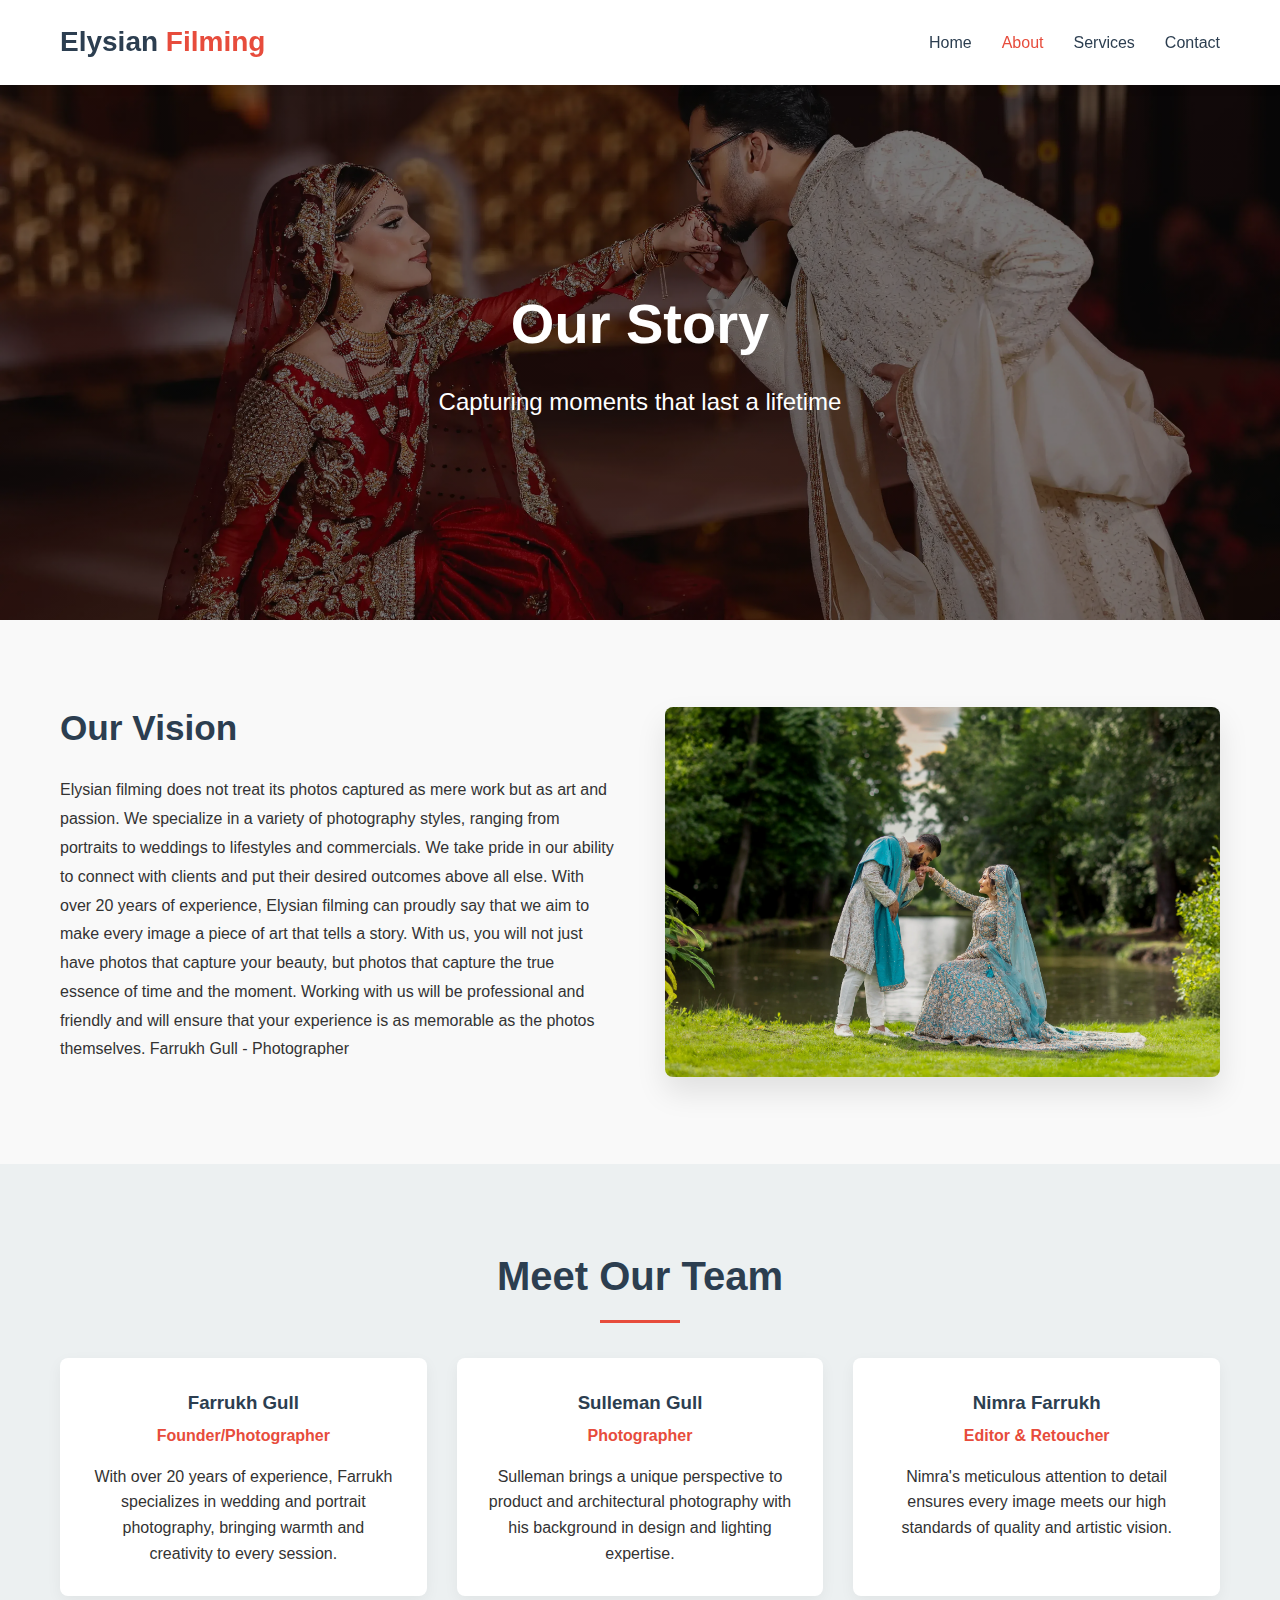
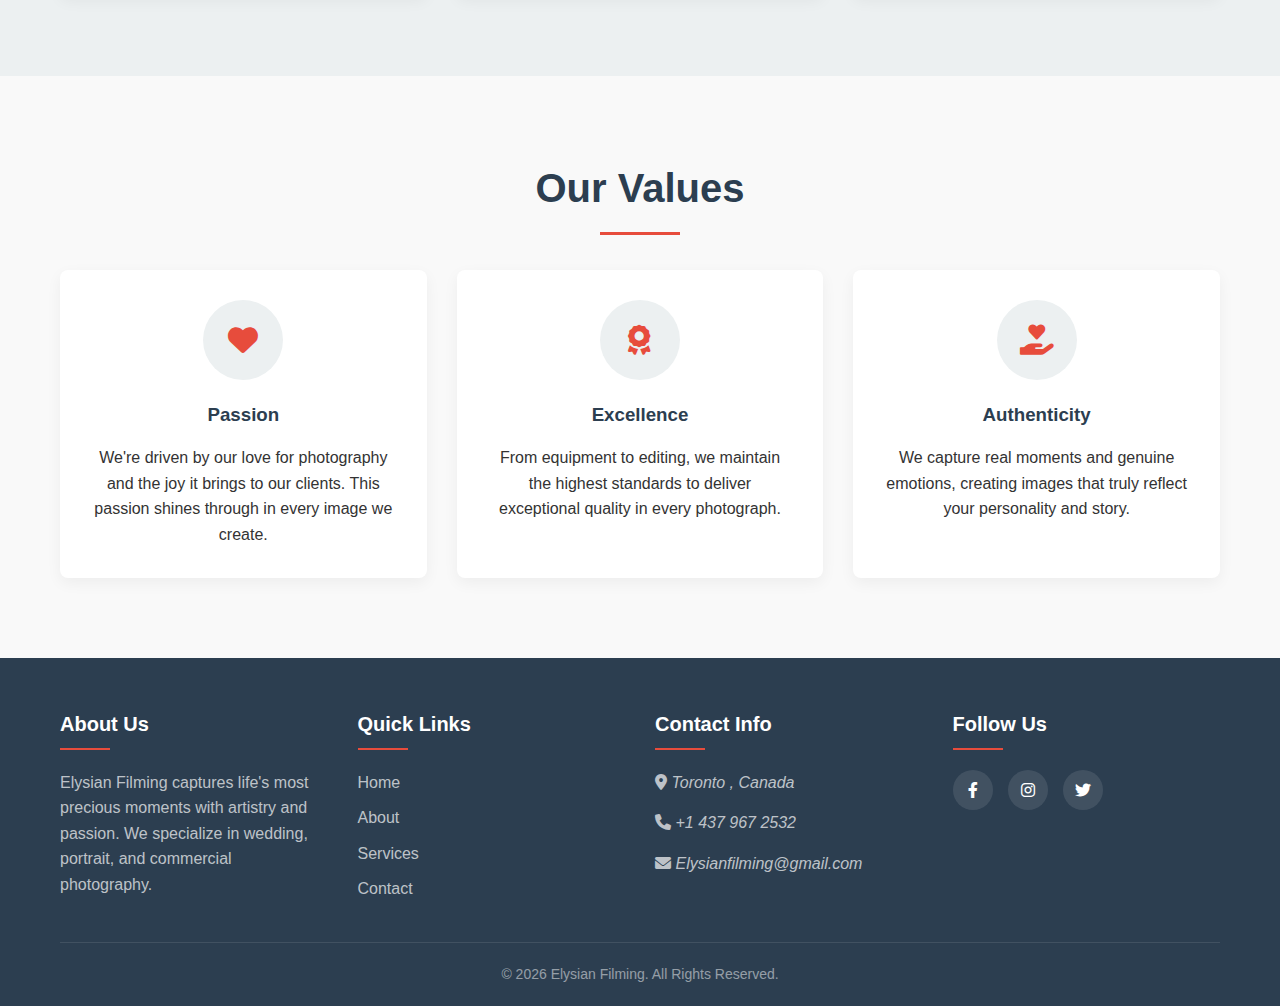
<file: about.html>
<!DOCTYPE html>
<html lang="en">
<head>
    <meta charset="UTF-8">
    <meta name="viewport" content="width=device-width, initial-scale=1.0">
    <meta name="description" content="Learn about Elysian Filming - Our story, philosophy, and the team behind the lens capturing your precious moments.">
    <meta name="keywords" content="about Elysian Filming, photography team, photographer bio, our story">
    <meta name="author" content="Elysian Filming">
    <meta property="og:title" content="About Elysian Filming - Our Photography Story">
    <meta property="og:description" content="Learn about our passion for capturing life's precious moments.">
    <meta property="og:type" content="website">
    <title>About Elysian Filming - Our Photography Story</title>
    <link rel="stylesheet" href="https://cdnjs.cloudflare.com/ajax/libs/font-awesome/6.0.0-beta3/css/all.min.css">
    <link rel="stylesheet" href="./css/style.css">
    <link rel="stylesheet" href="./css/about.css">
    <link rel="icon" href="images/favicon.ico" type="image/x-icon">
</head>
<body>
    <a href="#main-content" class="skip-link">Skip to main content</a>
    <header>
        <div class="container">
            <nav class="navbar" aria-label="Main navigation">
                <a href="index.html" class="logo">Elysian <span>Filming</span></a>
                <ul class="nav-links">
                    <li><a href="index.html">Home</a></li>
                    <li><a href="about.html" class="current">About</a></li>
                    <li><a href="services.html">Services</a></li>
                    <li><a href="contact.html">Contact</a></li>
                </ul>
                <button class="hamburger" aria-label="Menu" aria-expanded="false">
                    <i class="fas fa-bars"></i>
                </button>
            </nav>
        </div>
    </header>

    <main id="main-content">
        <section class="about-hero" aria-labelledby="about-heading">
            <div class="container">
                <h1 id="about-heading">Our Story</h1>
                <p class="subtitle">Capturing moments that last a lifetime</p>
            </div>
        </section>

        <section class="about-content" aria-labelledby="philosophy-heading">
            <div class="container">
                <div class="about-grid">
                    <div class="about-text">
                        <h2 id="philosophy-heading">Our Vision</h2>
                        <p>Elysian filming does not treat its photos captured as mere work but as art and passion. We specialize in a variety of photography styles, ranging from portraits to weddings to lifestyles and commercials. We take pride in our ability to connect with clients and put their desired outcomes above all else. With over 20 years of experience, Elysian filming can proudly say that we aim to make every image a piece of art that tells a story. With us, you will not just have photos that capture your beauty, but photos that capture the true essence of time and the moment.  Working with us will be professional and friendly and will ensure that your experience is as memorable as the photos themselves.
                            Farrukh Gull - Photographer</p>
                        <!-- <p>At Elysian Filming, we believe that photography is more than just taking pictures - it's about preserving emotions, telling stories, and creating timeless memories. Founded in 2015, our journey began with a simple passion for capturing authentic moments.</p>
                        <p>We approach every project with the same dedication and artistic vision, whether it's a wedding, portrait session, or commercial assignment. Our team of experienced photographers combines technical expertise with a keen eye for detail to deliver images that you'll cherish forever.</p>
                        <p>What sets us apart is our commitment to understanding your unique story and translating it into beautiful imagery. We don't just photograph events; we capture the feelings, the connections, and the magic of the moment.</p> -->
                    </div>
                    <div class="about-image">
                        <img src="./images/wedding.webp" alt="Photographer taking a picture" loading="lazy">
                        <!-- https://images.unsplash.com/photo-1554080353-a576cf803bda?ixlib=rb-1.2.1&auto=format&fit=crop&w=600&q=80 -->
                    </div>
                </div>
            </div>
        </section>

        <section class="team" aria-labelledby="team-heading">
            <div class="container">
                <h2 id="team-heading" class="section-title">Meet Our Team</h2>
                <div class="team-grid">
                    <div class="team-member">
                        <!-- <img src="#" alt="Farrukh Gull - Lead Photographer" loading="lazy"> -->
                        <h3>Farrukh Gull</h3>
                        <p class="position">Founder/Photographer</p>
                        <p>With over 20 years of experience, Farrukh specializes in wedding and portrait photography, bringing warmth and creativity to every session.</p>
                    </div>
                    <div class="team-member">
                        <!-- <img src="#" alt="Sulleman Gull - Photographer" loading="lazy"> -->
                        <h3>Sulleman Gull</h3>
                        <p class="position">Photographer</p>
                        <p>Sulleman brings a unique perspective to product and architectural photography with his background in design and lighting expertise.</p>
                    </div>
                    <div class="team-member">
                        <!-- <img src="#" alt="Nimra Farrukh - Editor & Retoucher" loading="lazy"> -->
                        <h3>Nimra Farrukh</h3>
                        <p class="position">Editor & Retoucher</p>
                        <p>Nimra's meticulous attention to detail ensures every image meets our high standards of quality and artistic vision.</p>
                    </div>
                </div>
            </div>
        </section>

        <section class="values" aria-labelledby="values-heading">
            <div class="container">
                <h2 id="values-heading" class="section-title">Our Values</h2>
                <div class="values-grid">
                    <div class="value-card">
                        <div class="value-icon">
                            <i class="fas fa-heart" aria-hidden="true"></i>
                        </div>
                        <h3>Passion</h3>
                        <p>We're driven by our love for photography and the joy it brings to our clients. This passion shines through in every image we create.</p>
                    </div>
                    <div class="value-card">
                        <div class="value-icon">
                            <i class="fas fa-award" aria-hidden="true"></i>
                        </div>
                        <h3>Excellence</h3>
                        <p>From equipment to editing, we maintain the highest standards to deliver exceptional quality in every photograph.</p>
                    </div>
                    <div class="value-card">
                        <div class="value-icon">
                            <i class="fas fa-hand-holding-heart" aria-hidden="true"></i>
                        </div>
                        <h3>Authenticity</h3>
                        <p>We capture real moments and genuine emotions, creating images that truly reflect your personality and story.</p>
                    </div>
                </div>
            </div>
        </section>
    </main>

    <footer>
        <div class="container">
            <div class="footer-content">
                <div class="footer-column">
                    <h3>About Us</h3>
                    <p>Elysian Filming captures life's most precious moments with artistry and passion. We specialize in wedding, portrait, and commercial photography.</p>
                </div>
                <div class="footer-column">
                    <h3>Quick Links</h3>
                    <ul>
                        <li><a href="index.html">Home</a></li>
                        <li><a href="about.html">About</a></li>
                        <li><a href="services.html">Services</a></li>
                        <li><a href="contact.html">Contact</a></li>
                    </ul>
                </div>
                <div class="footer-column">
                    <h3>Contact Info</h3>
                    <address>
                        <p><i class="fas fa-map-marker-alt"></i> Toronto , Canada</p>
                        <p><i class="fas fa-phone"></i> <a href="tel:+1 437 967 2532">+1 437 967 2532</a></p>
                        <p><i class="fas fa-envelope"></i> <a href="mailto:Elysianfilming@gmail.com">Elysianfilming@gmail.com</a></p>
                    </address>
                </div>
                <div class="footer-column">
                    <h3>Follow Us</h3>
                    <div class="social-links">
                        <a href="https://www.facebook.com/share/1CqvmRjtog/?mibextid=wwXIfr" aria-label="Facebook"><i class="fab fa-facebook-f"></i></a>
                        <a href="https://www.instagram.com/elysianfilming/?igsh=cHp2YWRmdnNleTBh#" aria-label="Instagram"><i class="fab fa-instagram"></i></a>
                        <a href="https://twitter.com" aria-label="Twitter"><i class="fab fa-twitter"></i></a>
                    </div>
                </div>
            </div>
            <div class="footer-bottom">
                <p>&copy; <span id="year"></span> Elysian Filming. All Rights Reserved.</p>
            </div>
        </div>
    </footer>

    <script>
        // Mobile menu toggle
        const hamburger = document.querySelector('.hamburger');
        const navLinks = document.querySelector('.nav-links');
        
        hamburger.addEventListener('click', () => {
            const isExpanded = hamburger.getAttribute('aria-expanded') === 'true';
            hamburger.setAttribute('aria-expanded', !isExpanded);
            navLinks.classList.toggle('active');
        });

        // Set current year in footer
        document.getElementById('year').textContent = new Date().getFullYear();
    </script>
</body>
</html>
</file>
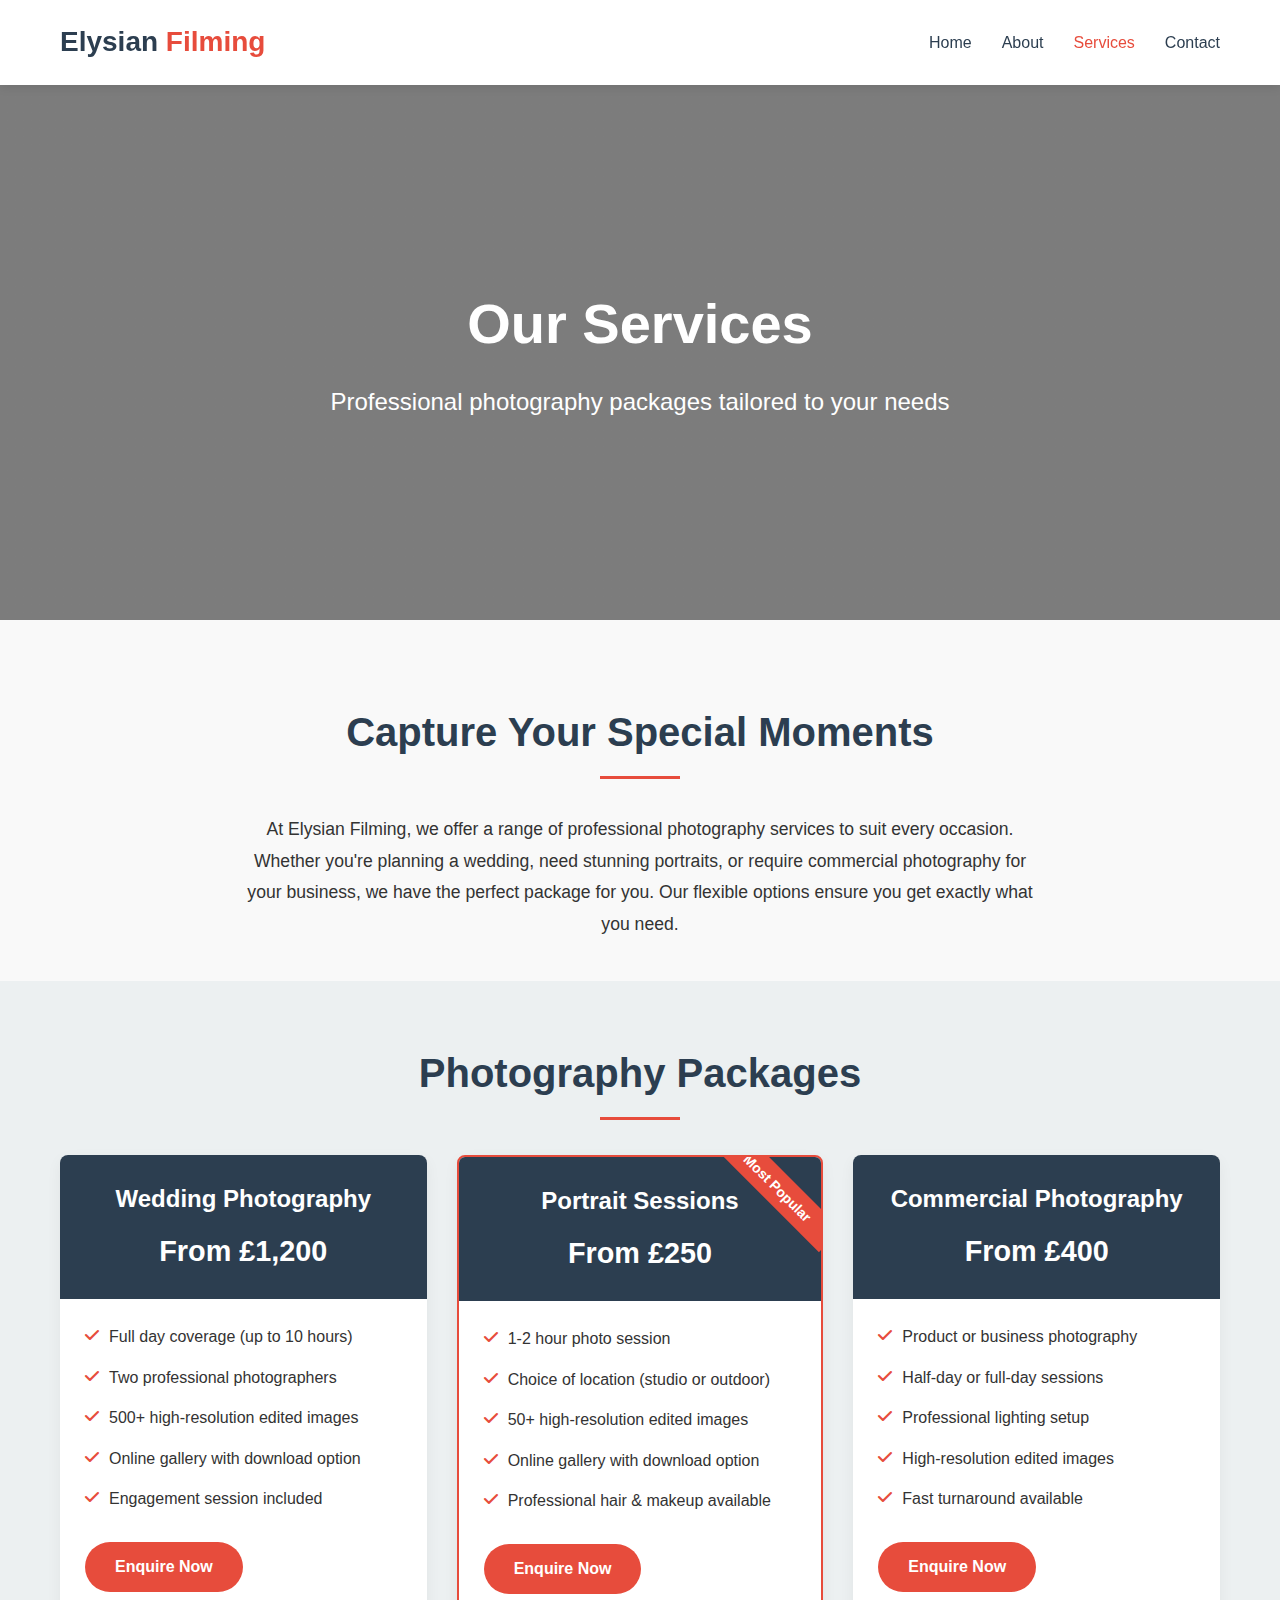
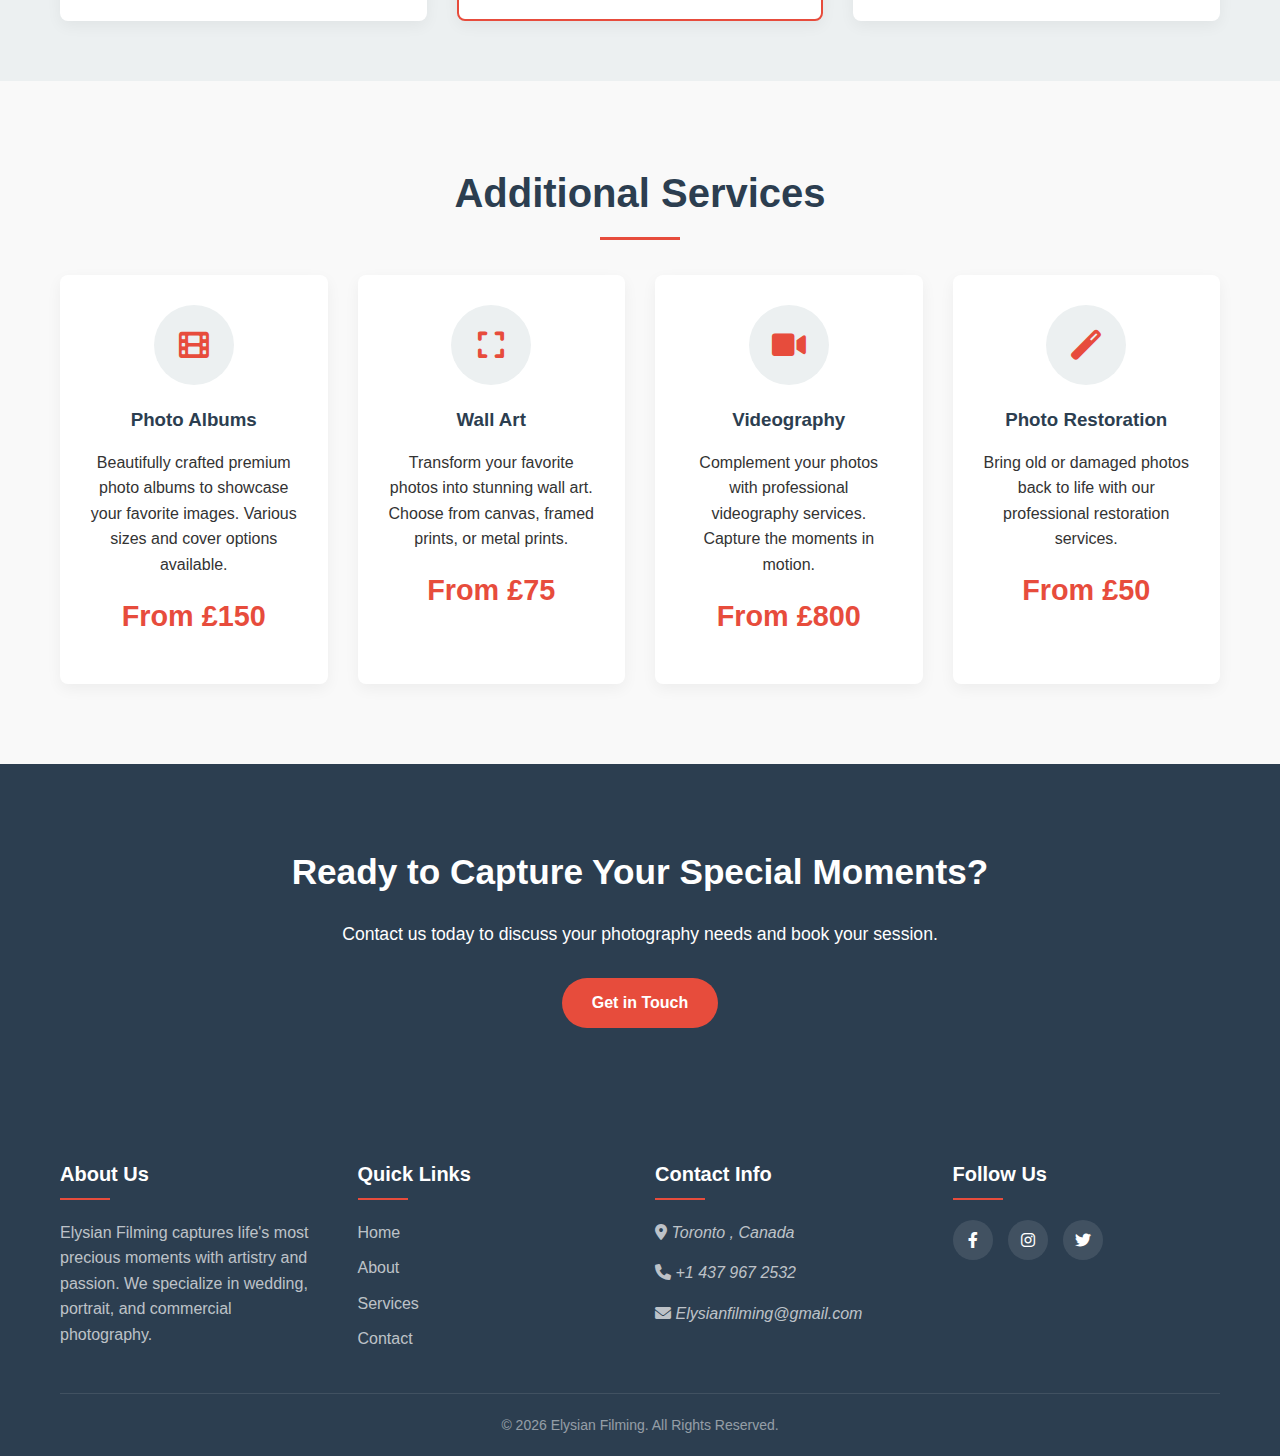
<file: services.html>
<!DOCTYPE html>
<html lang="en">
<head>
    <meta charset="UTF-8">
    <meta name="viewport" content="width=device-width, initial-scale=1.0">
    <meta name="description" content="Professional photography services offered by Elysian Filming - Weddings, portraits, commercial, and event photography packages.">
    <meta name="keywords" content="photography services, wedding photography packages, portrait sessions, commercial photography rates">
    <meta name="author" content="Elysian Filming">
    <meta property="og:title" content="Photography Services - Elysian Filming">
    <meta property="og:description" content="Explore our professional photography services and packages.">
    <meta property="og:type" content="website">
    <title>Photography Services - Elysian Filming</title>
    <link rel="stylesheet" href="https://cdnjs.cloudflare.com/ajax/libs/font-awesome/6.0.0-beta3/css/all.min.css">
    <link rel="stylesheet" href="./css/services.css">
    <link rel="stylesheet" href="./css/style.css">
    <link rel="icon" href="images/favicon.ico" type="image/x-icon">
</head>
<body>
    <a href="#main-content" class="skip-link">Skip to main content</a>
    <header>
        <div class="container">
            <nav class="navbar" aria-label="Main navigation">
                <a href="index.html" class="logo">Elysian <span>Filming</span></a>
                <ul class="nav-links">
                    <li><a href="index.html">Home</a></li>
                    <li><a href="about.html">About</a></li>
                    <li><a href="services.html" class="current">Services</a></li>
                    <li><a href="contact.html">Contact</a></li>
                </ul>
                <button class="hamburger" aria-label="Menu" aria-expanded="false">
                    <i class="fas fa-bars"></i>
                </button>
            </nav>
        </div>
    </header>

    <main id="main-content">
        <section class="services-hero" aria-labelledby="services-heading">
            <div class="container">
                <h1 id="services-heading">Our Services</h1>
                <p class="subtitle">Professional photography packages tailored to your needs</p>
            </div>
        </section>

        <section class="services-intro" aria-labelledby="intro-heading">
            <div class="container">
                <h2 id="intro-heading" class="section-title">Capture Your Special Moments</h2>
                <p class="intro-text">At Elysian Filming, we offer a range of professional photography services to suit every occasion. Whether you're planning a wedding, need stunning portraits, or require commercial photography for your business, we have the perfect package for you. Our flexible options ensure you get exactly what you need.</p>
            </div>
        </section>

        <section class="packages" aria-labelledby="packages-heading">
            <div class="container">
                <h2 id="packages-heading" class="section-title">Photography Packages</h2>
                <div class="package-grid">
                    <div class="package-card">
                        <div class="package-header">
                            <h3>Wedding Photography</h3>
                            <div class="price">From £1,200</div>
                        </div>
                        <div class="package-body">
                            <ul class="features">
                                <li><i class="fas fa-check"></i> Full day coverage (up to 10 hours)</li>
                                <li><i class="fas fa-check"></i> Two professional photographers</li>
                                <li><i class="fas fa-check"></i> 500+ high-resolution edited images</li>
                                <li><i class="fas fa-check"></i> Online gallery with download option</li>
                                <li><i class="fas fa-check"></i> Engagement session included</li>
                            </ul>
                            <a href="contact.html" class="btn">Enquire Now</a>
                        </div>
                    </div>
                    <div class="package-card featured">
                        <div class="package-badge">Most Popular</div>
                        <div class="package-header">
                            <h3>Portrait Sessions</h3>
                            <div class="price">From £250</div>
                        </div>
                        <div class="package-body">
                            <ul class="features">
                                <li><i class="fas fa-check"></i> 1-2 hour photo session</li>
                                <li><i class="fas fa-check"></i> Choice of location (studio or outdoor)</li>
                                <li><i class="fas fa-check"></i> 50+ high-resolution edited images</li>
                                <li><i class="fas fa-check"></i> Online gallery with download option</li>
                                <li><i class="fas fa-check"></i> Professional hair & makeup available</li>
                            </ul>
                            <a href="contact.html" class="btn">Enquire Now</a>
                        </div>
                    </div>
                    <div class="package-card">
                        <div class="package-header">
                            <h3>Commercial Photography</h3>
                            <div class="price">From £400</div>
                        </div>
                        <div class="package-body">
                            <ul class="features">
                                <li><i class="fas fa-check"></i> Product or business photography</li>
                                <li><i class="fas fa-check"></i> Half-day or full-day sessions</li>
                                <li><i class="fas fa-check"></i> Professional lighting setup</li>
                                <li><i class="fas fa-check"></i> High-resolution edited images</li>
                                <li><i class="fas fa-check"></i> Fast turnaround available</li>
                            </ul>
                            <a href="contact.html" class="btn">Enquire Now</a>
                        </div>
                    </div>
                </div>
            </div>
        </section>

        <section class="additional-services" aria-labelledby="additional-heading">
            <div class="container">
                <h2 id="additional-heading" class="section-title">Additional Services</h2>
                <div class="services-grid">
                    <div class="service-card">
                        <div class="service-icon">
                            <i class="fas fa-film" aria-hidden="true"></i>
                        </div>
                        <h3>Photo Albums</h3>
                        <p>Beautifully crafted premium photo albums to showcase your favorite images. Various sizes and cover options available.</p>
                        <p class="price">From £150</p>
                    </div>
                    <div class="service-card">
                        <div class="service-icon">
                            <i class="fas fa-expand" aria-hidden="true"></i>
                        </div>
                        <h3>Wall Art</h3>
                        <p>Transform your favorite photos into stunning wall art. Choose from canvas, framed prints, or metal prints.</p>
                        <p class="price">From £75</p>
                    </div>
                    <div class="service-card">
                        <div class="service-icon">
                            <i class="fas fa-video" aria-hidden="true"></i>
                        </div>
                        <h3>Videography</h3>
                        <p>Complement your photos with professional videography services. Capture the moments in motion.</p>
                        <p class="price">From £800</p>
                    </div>
                    <div class="service-card">
                        <div class="service-icon">
                            <i class="fas fa-magic" aria-hidden="true"></i>
                        </div>
                        <h3>Photo Restoration</h3>
                        <p>Bring old or damaged photos back to life with our professional restoration services.</p>
                        <p class="price">From £50</p>
                    </div>
                </div>
            </div>
        </section>

        <section class="cta" aria-labelledby="cta-heading">
            <div class="container">
                <h2 id="cta-heading">Ready to Capture Your Special Moments?</h2>
                <p>Contact us today to discuss your photography needs and book your session.</p>
                <a href="contact.html" class="btn">Get in Touch</a>
            </div>
        </section>
    </main>

    <footer>
        <div class="container">
            <div class="footer-content">
                <div class="footer-column">
                    <h3>About Us</h3>
                    <p>Elysian Filming captures life's most precious moments with artistry and passion. We specialize in wedding, portrait, and commercial photography.</p>
                </div>
                <div class="footer-column">
                    <h3>Quick Links</h3>
                    <ul>
                        <li><a href="index.html">Home</a></li>
                        <li><a href="about.html">About</a></li>
                        <li><a href="services.html">Services</a></li>
                        <li><a href="contact.html">Contact</a></li>
                    </ul>
                </div>
                <div class="footer-column">
                    <h3>Contact Info</h3>
                    <address>
                        <p><i class="fas fa-map-marker-alt"></i> Toronto , Canada</p>
                        <p><i class="fas fa-phone"></i> <a href="tel:++14379672532">+1 437 967 2532</a></p>
                        <p><i class="fas fa-envelope"></i> <a href="mailto:Elysianfilming@gmail.com">Elysianfilming@gmail.com</a></p>
                    </address>
                </div>
                <div class="footer-column">
                    <h3>Follow Us</h3>
                    <div class="social-links">
                        <a href="https://www.facebook.com/share/1CqvmRjtog/?mibextid=wwXIfr" aria-label="Facebook"><i class="fab fa-facebook-f"></i></a>
                        <a href="https://www.instagram.com/elysianfilming/?igsh=cHp2YWRmdnNleTBh#" aria-label="Instagram"><i class="fab fa-instagram"></i></a>
                        <a href="https://twitter.com" aria-label="Twitter"><i class="fab fa-twitter"></i></a>
                    </div>
                </div>
            </div>
            <div class="footer-bottom">
                <p>&copy; <span id="year"></span> Elysian Filming. All Rights Reserved.</p>
            </div>
        </div>
    </footer>

    <script>
        // Mobile menu toggle
        const hamburger = document.querySelector('.hamburger');
        const navLinks = document.querySelector('.nav-links');
        
        hamburger.addEventListener('click', () => {
            const isExpanded = hamburger.getAttribute('aria-expanded') === 'true';
            hamburger.setAttribute('aria-expanded', !isExpanded);
            navLinks.classList.toggle('active');
        });

        // Set current year in footer
        document.getElementById('year').textContent = new Date().getFullYear();
    </script>
</body>
</html>
</file>
<file: css/style.css>
/* style.css - Shared styles across all pages */
:root {
    --primary-color: #2c3e50;
    --secondary-color: #e74c3c;
    --light-color: #ecf0f1;
    --dark-color: #2c3e50;
    --text-color: #333;
    --white: #ffffff;
    --black: #000000;
}

* {
    margin: 0;
    padding: 0;
    box-sizing: border-box;
}

body {
    font-family: 'Segoe UI', Tahoma, Geneva, Verdana, sans-serif;
    line-height: 1.6;
    color: var(--text-color);
    background-color: #f9f9f9;
}

a {
    text-decoration: none;
    color: var(--primary-color);
}

ul {
    list-style: none;
}

.container {
    max-width: 1200px;
    margin: 0 auto;
    padding: 0 20px;
}

/* Skip to content link for accessibility */
.skip-link {
    position: absolute;
    top: -40px;
    left: 0;
    background: var(--secondary-color);
    color: white;
    padding: 8px;
    z-index: 100;
    transition: top 0.3s;
}

.skip-link:focus {
    top: 0;
}

/* Header Styles */
header {
    background-color: var(--white);
    box-shadow: 0 2px 10px rgba(0, 0, 0, 0.1);
    position: fixed;
    width: 100%;
    top: 0;
    z-index: 1000;
}

.navbar {
    display: flex;
    justify-content: space-between;
    align-items: center;
    padding: 20px 0;
}

.logo {
    font-size: 28px;
    font-weight: 700;
    color: var(--primary-color);
}

.logo span {
    color: var(--secondary-color);
}

.nav-links {
    display: flex;
}

.nav-links li {
    margin-left: 30px;
}

.nav-links a {
    font-weight: 500;
    transition: color 0.3s;
}

.nav-links a:hover,
.nav-links a:focus {
    color: var(--secondary-color);
    outline: none;
}

.current {
    color: var(--secondary-color);
    font-weight: 600;
}

.hamburger {
    display: none;
    cursor: pointer;
    background: none;
    border: none;
    color: var(--primary-color);
    font-size: 24px;
}

/* Footer Styles */
footer {
    background-color: var(--dark-color);
    color: var(--white);
    padding: 50px 0 20px;
}

.footer-content {
    display: grid;
    grid-template-columns: repeat(auto-fit, minmax(250px, 1fr));
    gap: 30px;
    margin-bottom: 30px;
}

.footer-column h3 {
    font-size: 20px;
    margin-bottom: 20px;
    position: relative;
    padding-bottom: 10px;
    color: var(--white);
}

.footer-column h3::after {
    content: '';
    position: absolute;
    left: 0;
    bottom: 0;
    width: 50px;
    height: 2px;
    background-color: var(--secondary-color);
}

.footer-column p {
    margin-bottom: 15px;
    color: rgba(255, 255, 255, 0.7);
}

.footer-column ul li {
    margin-bottom: 10px;
}

.footer-column a {
    color: rgba(255, 255, 255, 0.7);
    transition: color 0.3s;
}

.footer-column a:hover,
.footer-column a:focus {
    color: var(--secondary-color);
    outline: none;
}

.social-links {
    display: flex;
    gap: 15px;
}

.social-links a {
    display: inline-flex;
    align-items: center;
    justify-content: center;
    width: 40px;
    height: 40px;
    background-color: rgba(255, 255, 255, 0.1);
    border-radius: 50%;
    color: var(--white);
    transition: all 0.3s;
}

.social-links a:hover,
.social-links a:focus {
    background-color: var(--secondary-color);
    transform: translateY(-3px);
    outline: none;
}

.footer-bottom {
    text-align: center;
    padding-top: 20px;
    border-top: 1px solid rgba(255, 255, 255, 0.1);
    color: rgba(255, 255, 255, 0.5);
    font-size: 14px;
}

/* Button Styles */
.btn {
    display: inline-block;
    background-color: var(--secondary-color);
    color: var(--white);
    padding: 12px 30px;
    border-radius: 30px;
    font-weight: 600;
    transition: all 0.3s;
    border: none;
    cursor: pointer;
    font-size: 16px;
}

.btn:hover,
.btn:focus {
    background-color: #c0392b;
    transform: translateY(-3px);
    box-shadow: 0 10px 20px rgba(0, 0, 0, 0.1);
    outline: none;
}

/* Section Titles */
.section-title {
    text-align: center;
    font-size: 2.5rem;
    margin-bottom: 50px;
    position: relative;
    color: var(--primary-color);
}

.section-title::after {
    content: '';
    position: absolute;
    bottom: -15px;
    left: 50%;
    transform: translateX(-50%);
    width: 80px;
    height: 3px;
    background-color: var(--secondary-color);
}

/* Responsive Styles */
@media (max-width: 768px) {
    .nav-links {
        position: fixed;
        top: 80px;
        left: -100%;
        width: 100%;
        height: calc(100vh - 80px);
        background-color: var(--white);
        flex-direction: column;
        align-items: center;
        padding: 40px 0;
        transition: left 0.3s;
    }
    
    .nav-links.active {
        left: 0;
    }
    
    .nav-links li {
        margin: 15px 0;
    }

    .hamburger {
        display: block;
    }
}

/* Animations */
@keyframes fadeIn {
    from { opacity: 0; transform: translateY(20px); }
    to { opacity: 1; transform: translateY(0); }
}
</file>
<file: css/about.css>
/* About Hero */
.about-hero {
    height: 60vh;
    background: linear-gradient(rgba(0, 0, 0, 0.5), rgba(0, 0, 0, 0.5)), url('/images/pic1.webp');
    background-size: cover;
    background-position: center;
    display: flex;
    align-items: center;
    justify-content: center;
    text-align: center;
    color: var(--white);
    margin-top: 80px;
}

.about-hero h1 {
    font-size: 3.5rem;
    margin-bottom: 15px;
    animation: fadeIn 1s ease-in-out;
}

.about-hero .subtitle {
    font-size: 1.5rem;
    font-weight: 300;
    animation: fadeIn 1.5s ease-in-out;
}

/* About Content */
.about-content {
    padding: 80px 0;
}

.about-grid {
    display: grid;
    grid-template-columns: 1fr 1fr;
    gap: 50px;
    align-items: center;
}

.about-text h2 {
    font-size: 2.2rem;
    color: var(--primary-color);
    margin-bottom: 20px;
}

.about-text p {
    margin-bottom: 20px;
    line-height: 1.8;
}

.about-image {
    border-radius: 8px;
    overflow: hidden;
    box-shadow: 0 15px 30px rgba(0, 0, 0, 0.1);
}

.about-image img {
    width: 100%;
    height: auto;
    display: block;
    transition: transform 0.5s;
}

.about-image:hover img {
    transform: scale(1.05);
}

/* Team Section */
.team {
    background-color: var(--light-color);
    padding: 80px 0;
}

.team-grid {
    display: grid;
    grid-template-columns: repeat(auto-fit, minmax(300px, 1fr));
    gap: 30px;
    margin-top: 40px;
}

.team-member {
    background-color: var(--white);
    padding: 30px;
    border-radius: 8px;
    box-shadow: 0 5px 15px rgba(0, 0, 0, 0.05);
    text-align: center;
    transition: transform 0.3s;
}

.team-member:hover {
    transform: translateY(-10px);
}

.team-member img {
    width: 150px;
    height: 150px;
    border-radius: 50%;
    object-fit: cover;
    margin: 0 auto 20px;
    border: 5px solid var(--light-color);
}

.team-member h3 {
    color: var(--primary-color);
    margin-bottom: 5px;
}

.team-member .position {
    color: var(--secondary-color);
    font-weight: 600;
    margin-bottom: 15px;
}

/* Values Section */
.values {
    padding: 80px 0;
}

.values-grid {
    display: grid;
    grid-template-columns: repeat(auto-fit, minmax(300px, 1fr));
    gap: 30px;
    margin-top: 40px;
}

.value-card {
    text-align: center;
    padding: 30px;
    background-color: var(--white);
    border-radius: 8px;
    box-shadow: 0 5px 15px rgba(0, 0, 0, 0.05);
    transition: transform 0.3s;
}

.value-card:hover {
    transform: translateY(-5px);
}

.value-icon {
    width: 80px;
    height: 80px;
    background-color: var(--light-color);
    border-radius: 50%;
    display: flex;
    align-items: center;
    justify-content: center;
    margin: 0 auto 20px;
    color: var(--secondary-color);
    font-size: 30px;
}

.value-card h3 {
    color: var(--primary-color);
    margin-bottom: 15px;
}

/* Responsive adjustments */
@media (max-width: 768px) {
    .about-hero h1 {
        font-size: 2.5rem;
    }
    
    .about-hero .subtitle {
        font-size: 1.2rem;
    }
    
    .about-grid {
        grid-template-columns: 1fr;
    }
    
    .about-image {
        order: -1;
    }
}
</file>
<file: css/services.css>
/* services.css - Specific styles for services page */

/* Services Hero */
.services-hero {
    height: 60vh;
    background: linear-gradient(rgba(0, 0, 0, 0.5), rgba(0, 0, 0, 0.5)), url('https://images.unsplash.com/photo-1516035069371-29a1b244cc32?ixlib=rb-1.2.1&auto=format&fit=crop&w=1350&q=80');
    background-size: cover;
    background-position: center;
    display: flex;
    align-items: center;
    justify-content: center;
    text-align: center;
    color: var(--white);
    margin-top: 80px;
}

.services-hero h1 {
    font-size: 3.5rem;
    margin-bottom: 15px;
    animation: fadeIn 1s ease-in-out;
}

.services-hero .subtitle {
    font-size: 1.5rem;
    font-weight: 300;
    animation: fadeIn 1.5s ease-in-out;
}

/* Services Intro */
.services-intro {
    padding: 80px 0 40px;
    text-align: center;
}

.intro-text {
    max-width: 800px;
    margin: 0 auto;
    font-size: 1.1rem;
    line-height: 1.8;
}

/* Packages Section */
.packages {
    padding: 60px 0;
    background-color: var(--light-color);
}

.package-grid {
    display: grid;
    grid-template-columns: repeat(auto-fit, minmax(300px, 1fr));
    gap: 30px;
    margin-top: 40px;
}

.package-card {
    background-color: var(--white);
    border-radius: 8px;
    overflow: hidden;
    box-shadow: 0 5px 15px rgba(0, 0, 0, 0.05);
    transition: transform 0.3s;
    position: relative;
}

.package-card:hover {
    transform: translateY(-10px);
}

.package-card.featured {
    border: 2px solid var(--secondary-color);
}

.package-badge {
    position: absolute;
    top: 15px;
    right: -30px;
    background-color: var(--secondary-color);
    color: var(--white);
    padding: 5px 30px;
    transform: rotate(45deg);
    font-size: 14px;
    font-weight: 600;
}

.package-header {
    padding: 25px;
    background-color: var(--primary-color);
    color: var(--white);
    text-align: center;
}

.package-header h3 {
    font-size: 1.5rem;
    margin-bottom: 10px;
}

.price {
    font-size: 1.8rem;
    font-weight: 700;
}

.package-body {
    padding: 25px;
}

.features {
    margin-bottom: 30px;
}

.features li {
    margin-bottom: 15px;
    display: flex;
    align-items: flex-start;
}

.features i {
    color: var(--secondary-color);
    margin-right: 10px;
    margin-top: 3px;
}

/* Additional Services */
.additional-services {
    padding: 80px 0;
}

.services-grid {
    display: grid;
    grid-template-columns: repeat(auto-fit, minmax(250px, 1fr));
    gap: 30px;
    margin-top: 40px;
}

.service-card {
    text-align: center;
    padding: 30px;
    background-color: var(--white);
    border-radius: 8px;
    box-shadow: 0 5px 15px rgba(0, 0, 0, 0.05);
    transition: transform 0.3s;
}

.service-card:hover {
    transform: translateY(-5px);
}

.service-icon {
    width: 80px;
    height: 80px;
    background-color: var(--light-color);
    border-radius: 50%;
    display: flex;
    align-items: center;
    justify-content: center;
    margin: 0 auto 20px;
    color: var(--secondary-color);
    font-size: 30px;
}

.service-card h3 {
    color: var(--primary-color);
    margin-bottom: 15px;
}

.service-card p {
    margin-bottom: 15px;
}

.service-card .price {
    font-weight: 600;
    color: var(--secondary-color);
}

/* CTA Section */
.cta {
    padding: 80px 0;
    background-color: var(--primary-color);
    color: var(--white);
    text-align: center;
}

.cta h2 {
    font-size: 2.2rem;
    margin-bottom: 20px;
}

.cta p {
    font-size: 1.1rem;
    margin-bottom: 30px;
    max-width: 600px;
    margin-left: auto;
    margin-right: auto;
}

.cta .btn {
    background-color: var(--secondary-color);
    color: var(--white);
}

.cta .btn:hover {
    background-color: #c0392b;
}

/* Responsive adjustments */
@media (max-width: 768px) {
    .services-hero h1 {
        font-size: 2.5rem;
    }
    
    .services-hero .subtitle {
        font-size: 1.2rem;
    }
    
    .package-grid {
        grid-template-columns: 1fr;
    }
}
</file>
